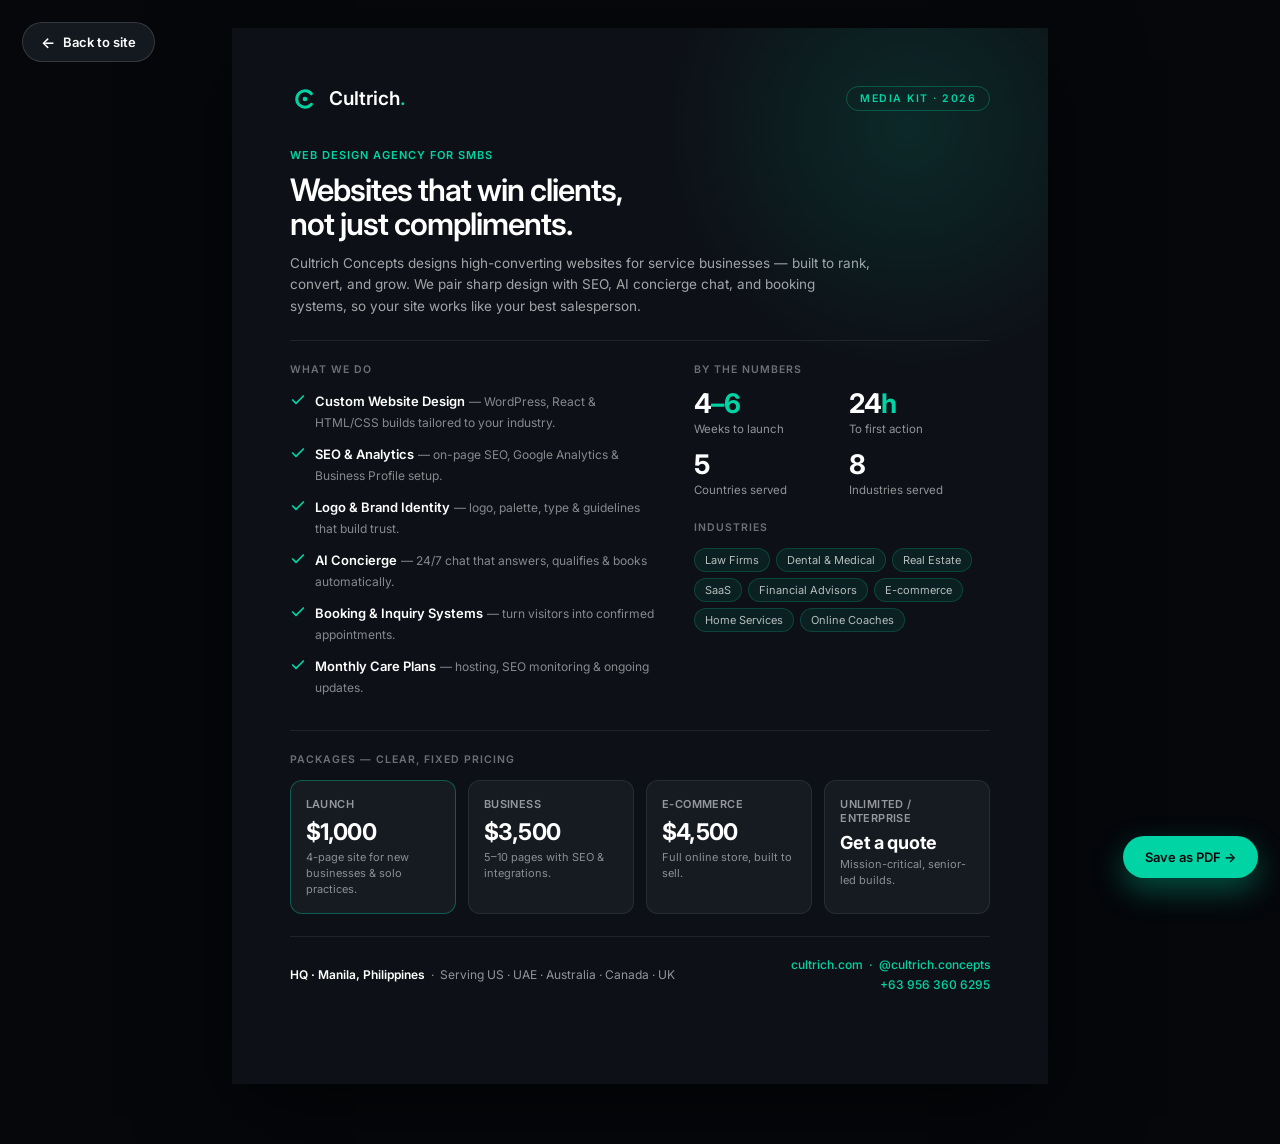
<file: media-kit.html>
<!DOCTYPE html>
<html lang="en">
<head>
<meta charset="utf-8">
<meta name="viewport" content="width=device-width, initial-scale=1">
<title>Cultrich Concepts — Media Kit</title>
<link rel="icon" type="image/png" href="favicon.png">
<link rel="preconnect" href="https://fonts.gstatic.com" crossorigin><link rel="stylesheet" href="https://fonts.googleapis.com/css2?family=Inter:wght@400;500;600;700&display=swap">
<style>
  @page { size: letter; margin: 0; }
  *,*::before,*::after{box-sizing:border-box;margin:0;padding:0}
  :root{--bg:#0D1117;--card:#161B22;--mint:#00D4A4;--line:rgba(255,255,255,0.08)}
  html,body{-webkit-text-size-adjust:100%;text-size-adjust:100%;background:#05070b;font-family:'Inter',-apple-system,BlinkMacSystemFont,'Segoe UI',sans-serif;-webkit-font-smoothing:antialiased}
  body{display:flex;justify-content:center;padding:28px 16px 60px}
  .page{width:8.5in;min-height:11in;background:var(--bg);color:#fff;padding:0.58in 0.6in 0.5in;position:relative;overflow:hidden;box-shadow:0 30px 80px rgba(0,0,0,0.6)}
  .glow{position:absolute;top:-160px;right:-120px;width:520px;height:520px;background:radial-gradient(circle,rgba(0,212,164,0.12) 0%,transparent 65%);pointer-events:none}
  .row{display:flex;align-items:center;justify-content:space-between;position:relative}
  .brand{display:flex;align-items:center;gap:9px}
  .brand-name{font-size:19px;font-weight:600}
  .kit-tag{font-size:10.5px;font-weight:600;letter-spacing:1.5px;text-transform:uppercase;color:var(--mint);border:1px solid rgba(0,212,164,0.3);border-radius:9999px;padding:5px 13px}
  .eyebrow{font-size:11px;font-weight:600;letter-spacing:1px;text-transform:uppercase;color:var(--mint);margin-bottom:11px}
  h1{font-size:31px;font-weight:600;letter-spacing:-1px;line-height:1.1;margin-bottom:12px}
  .lede{font-size:13.5px;line-height:1.6;color:rgba(255,255,255,0.62);max-width:6.1in}
  .divider{height:1px;background:var(--line);margin:22px 0}
  .cols{display:grid;grid-template-columns:1.25fr 1fr;gap:34px}
  .label{font-size:10.5px;font-weight:600;letter-spacing:1px;text-transform:uppercase;color:rgba(255,255,255,0.4);margin-bottom:14px}
  .svc{display:flex;align-items:flex-start;gap:9px;margin-bottom:11px}
  .svc svg{flex-shrink:0;margin-top:2px}
  .svc b{font-size:13px;font-weight:600;color:#fff}
  .svc span{font-size:12px;color:rgba(255,255,255,0.5);line-height:1.5}
  .stats{display:grid;grid-template-columns:1fr 1fr;gap:14px;margin-bottom:22px}
  .stat .n{font-size:27px;font-weight:700;letter-spacing:-1px;line-height:1}
  .stat .n span{color:var(--mint)}
  .stat .l{font-size:11.5px;color:rgba(255,255,255,0.55);margin-top:5px;line-height:1.35}
  .chips{display:flex;flex-wrap:wrap;gap:6px}
  .chip{font-size:11px;color:rgba(255,255,255,0.7);background:rgba(0,212,164,0.08);border:1px solid rgba(0,212,164,0.2);border-radius:9999px;padding:4px 10px}
  .pkgs{display:grid;grid-template-columns:repeat(4,1fr);gap:12px;margin-top:6px}
  .pkg{background:var(--card);border:1px solid var(--line);border-radius:12px;padding:16px 15px}
  .pkg.feat{border-color:rgba(0,212,164,0.35)}
  .pkg .t{font-size:11px;font-weight:600;letter-spacing:0.4px;color:rgba(255,255,255,0.55);text-transform:uppercase}
  .pkg .p{font-size:23px;font-weight:700;letter-spacing:-0.8px;margin:7px 0 4px}
  .pkg .d{font-size:11px;color:rgba(255,255,255,0.5);line-height:1.45}
  .foot{display:flex;align-items:center;justify-content:space-between;gap:18px;flex-wrap:wrap;margin-top:22px;padding-top:18px;border-top:1px solid var(--line)}
  .foot .region{font-size:12px;color:rgba(255,255,255,0.55)}
  .foot .region b{color:#fff;font-weight:600}
  .foot .contact{font-size:12px;color:var(--mint);font-weight:500;text-align:right;line-height:1.6}
  .backbtn{position:fixed;top:22px;left:22px;display:inline-flex;align-items:center;gap:8px;background:rgba(22,27,34,0.92);color:#fff;border:1px solid rgba(255,255,255,0.14);border-radius:9999px;padding:11px 18px;font:600 13px Inter,sans-serif;text-decoration:none;cursor:pointer;z-index:10;-webkit-backdrop-filter:blur(8px);backdrop-filter:blur(8px);transition:background .2s ease,border-color .2s ease,color .2s ease,transform .2s cubic-bezier(.22,1,.36,1),box-shadow .2s ease}
  .backbtn:hover{background:rgba(0,212,164,0.12);border-color:rgba(0,212,164,0.55);color:#00D4A4;transform:translateY(-1px);box-shadow:0 10px 24px rgba(0,0,0,0.35)}
  .backbtn:active{transform:translateY(0) scale(0.97)}
  .backbtn .ar{display:inline-block;font-size:15px;line-height:1;transition:transform .2s cubic-bezier(.22,1,.36,1)}
  .backbtn:hover .ar{transform:translateX(-4px)}
  .printbtn{position:fixed;bottom:22px;right:22px;background:var(--mint);color:#05070b;border:none;border-radius:9999px;padding:13px 22px;font:600 13px Inter,sans-serif;cursor:pointer;box-shadow:0 12px 30px rgba(0,212,164,0.35);z-index:10}
  @media(max-width:760px){
    body{padding:14px 10px 44px}
    .page{width:100%;min-height:auto;padding:32px 22px}
    h1{font-size:25px}
    .lede{font-size:12.5px;max-width:100%}
    .cols{grid-template-columns:1fr;gap:22px}
    .pkgs{grid-template-columns:repeat(2,1fr)}
    .foot{gap:12px}
    .foot .contact{text-align:left}
    .kit-tag{font-size:9.5px;padding:4px 9px}
  }
  @media print{
    .printbtn,.backbtn{display:none}
    body{padding:0;background:#fff}
    html,body{-webkit-print-color-adjust:exact;print-color-adjust:exact}
    .page{box-shadow:none;width:8.5in;min-height:auto;padding:0.5in 0.6in 0.45in;page-break-inside:avoid;break-inside:avoid}
    .cols{grid-template-columns:1.25fr 1fr;gap:34px}
    .pkgs{grid-template-columns:repeat(4,1fr)}
    h1{font-size:31px}
    .lede{font-size:13.5px;max-width:6.1in}
    .foot{gap:18px;margin-top:18px;padding-top:16px}
    .foot .contact{text-align:right}
    .kit-tag{font-size:10.5px;padding:5px 13px}
    .divider{margin:18px 0}
  }
</style>
</head>
<body>
  <div class="page">
    <div class="glow"></div>
    <div class="row">
      <div class="brand">
        <svg width="30" height="30" viewBox="0 0 40 40" fill="none"><path d="M28.5 13 A11 11 0 1 0 28.5 27" stroke="#00D4A4" stroke-width="4" stroke-linecap="round"></path><circle cx="20" cy="20" r="3.1" fill="#00D4A4"></circle></svg>
        <span class="brand-name">Cultrich<span style="color:#00D4A4">.</span></span>
      </div>
      <span class="kit-tag">Media Kit · 2026</span>
    </div>

    <div style="margin-top:34px" class="rel">
      <div class="eyebrow">Web Design Agency for SMBs</div>
      <h1>Websites that win clients,<br>not just compliments.</h1>
      <p class="lede">Cultrich Concepts designs high-converting websites for service businesses — built to rank, convert, and grow. We pair sharp design with SEO, AI concierge chat, and booking systems, so your site works like your best salesperson.</p>
    </div>

    <div class="divider"></div>

    <div class="cols">
      <div>
        <div class="label">What we do</div>
        <div class="svc"><svg width="16" height="16" viewBox="0 0 24 24" fill="none" stroke="#00D4A4" stroke-width="2.5" stroke-linecap="round" stroke-linejoin="round"><polyline points="20 6 9 17 4 12"></polyline></svg><div><b>Custom Website Design</b> <span>— WordPress, React &amp; HTML/CSS builds tailored to your industry.</span></div></div>
        <div class="svc"><svg width="16" height="16" viewBox="0 0 24 24" fill="none" stroke="#00D4A4" stroke-width="2.5" stroke-linecap="round" stroke-linejoin="round"><polyline points="20 6 9 17 4 12"></polyline></svg><div><b>SEO &amp; Analytics</b> <span>— on-page SEO, Google Analytics &amp; Business Profile setup.</span></div></div>
        <div class="svc"><svg width="16" height="16" viewBox="0 0 24 24" fill="none" stroke="#00D4A4" stroke-width="2.5" stroke-linecap="round" stroke-linejoin="round"><polyline points="20 6 9 17 4 12"></polyline></svg><div><b>Logo &amp; Brand Identity</b> <span>— logo, palette, type &amp; guidelines that build trust.</span></div></div>
        <div class="svc"><svg width="16" height="16" viewBox="0 0 24 24" fill="none" stroke="#00D4A4" stroke-width="2.5" stroke-linecap="round" stroke-linejoin="round"><polyline points="20 6 9 17 4 12"></polyline></svg><div><b>AI Concierge</b> <span>— 24/7 chat that answers, qualifies &amp; books automatically.</span></div></div>
        <div class="svc"><svg width="16" height="16" viewBox="0 0 24 24" fill="none" stroke="#00D4A4" stroke-width="2.5" stroke-linecap="round" stroke-linejoin="round"><polyline points="20 6 9 17 4 12"></polyline></svg><div><b>Booking &amp; Inquiry Systems</b> <span>— turn visitors into confirmed appointments.</span></div></div>
        <div class="svc"><svg width="16" height="16" viewBox="0 0 24 24" fill="none" stroke="#00D4A4" stroke-width="2.5" stroke-linecap="round" stroke-linejoin="round"><polyline points="20 6 9 17 4 12"></polyline></svg><div><b>Monthly Care Plans</b> <span>— hosting, SEO monitoring &amp; ongoing updates.</span></div></div>
      </div>
      <div>
        <div class="label">By the numbers</div>
        <div class="stats">
          <div class="stat"><div class="n">4<span>–6</span></div><div class="l">Weeks to launch</div></div>
          <div class="stat"><div class="n">24<span>h</span></div><div class="l">To first action</div></div>
          <div class="stat"><div class="n">5</div><div class="l">Countries served</div></div>
          <div class="stat"><div class="n">8</div><div class="l">Industries served</div></div>
        </div>
        <div class="label">Industries</div>
        <div class="chips">
          <span class="chip">Law Firms</span><span class="chip">Dental &amp; Medical</span><span class="chip">Real Estate</span><span class="chip">SaaS</span><span class="chip">Financial Advisors</span><span class="chip">E-commerce</span><span class="chip">Home Services</span><span class="chip">Online Coaches</span>
        </div>
      </div>
    </div>

    <div class="divider"></div>
    <div class="label">Packages — clear, fixed pricing</div>
    <div class="pkgs">
      <div class="pkg feat"><div class="t">Launch</div><div class="p">$1,000</div><div class="d">4-page site for new businesses &amp; solo practices.</div></div>
      <div class="pkg"><div class="t">Business</div><div class="p">$3,500</div><div class="d">5–10 pages with SEO &amp; integrations.</div></div>
      <div class="pkg"><div class="t">E-commerce</div><div class="p">$4,500</div><div class="d">Full online store, built to sell.</div></div>
      <div class="pkg"><div class="t">Unlimited / Enterprise</div><div class="p" style="font-size:18px;letter-spacing:-0.3px">Get a quote</div><div class="d">Mission-critical, senior-led builds.</div></div>
    </div>

    <div class="foot">
      <div class="region"><b>HQ · Manila, Philippines</b> &nbsp;·&nbsp; Serving US · UAE · Australia · Canada · UK</div>
      <div class="contact">cultrich.com &nbsp;·&nbsp; @cultrich.concepts<br>+63 956 360 6295</div>
    </div>
  </div>
  <a class="backbtn" href="index.html" onclick="var r=document.referrer;if(r){try{if(new URL(r).origin===location.origin){location.href=r;return false;}}catch(e){}}location.href='index.html';return false;"><span class="ar">←</span> Back to site</a>
  <button class="printbtn" onclick="window.print()">Save as PDF →</button>
</body>
</html>
</file>
